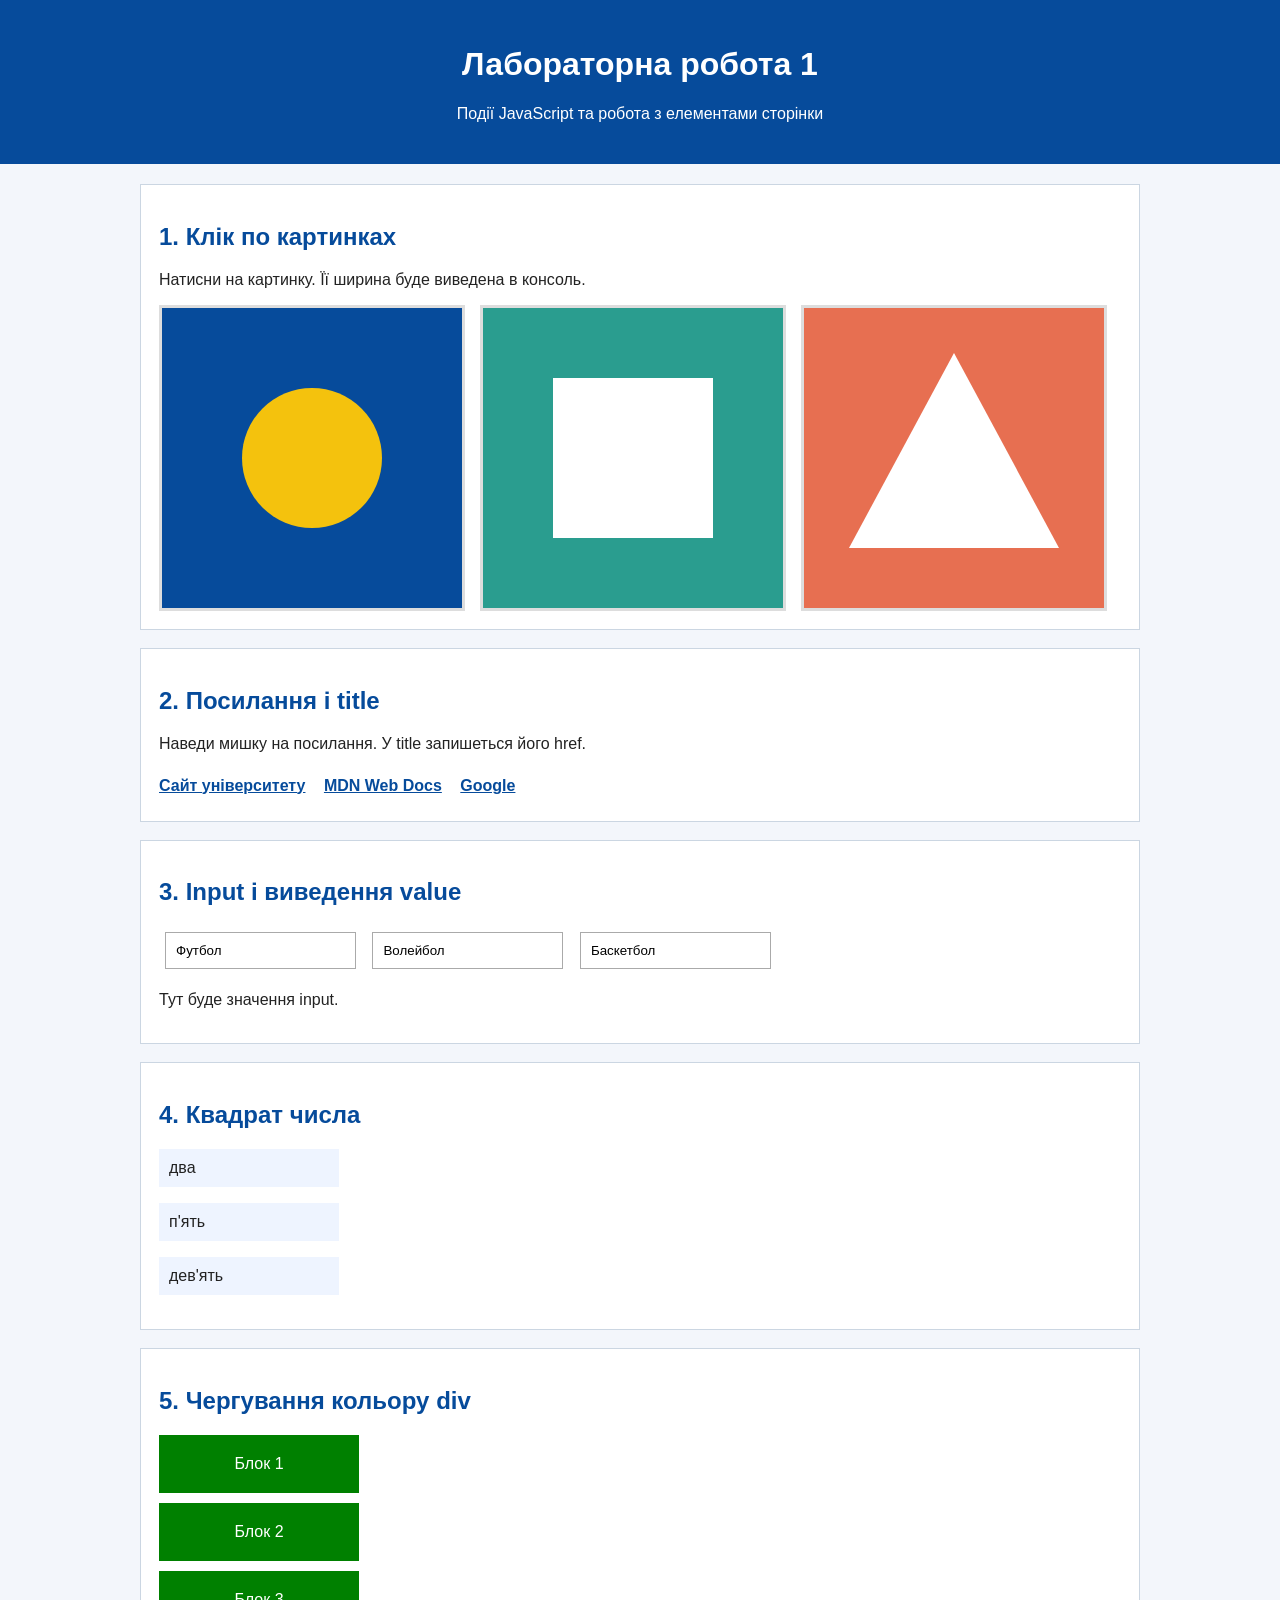
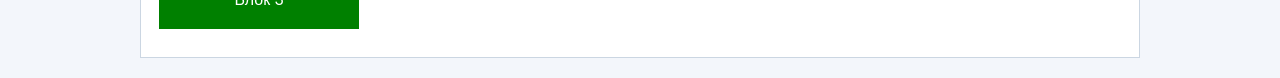
<file: labs/lab1_html/index.html>
<!DOCTYPE html>
<html lang="uk">
<head>
    <meta charset="UTF-8">
    <meta name="viewport" content="width=device-width, initial-scale=1.0">
    <title>Лабораторна 1</title>
    <link rel="stylesheet" href="style.css">
</head>
<body>
    <header>
        <h1>Лабораторна робота 1</h1>
        <p>Події JavaScript та робота з елементами сторінки</p>
    </header>

    <main>
        <section class="block">
            <h2>1. Клік по картинках</h2>
            <p>Натисни на картинку. Її ширина буде виведена в консоль.</p>
            <div class="pictures">
                <img class="pic" width="300" height="300" alt="Малюнок 1" src="data:image/svg+xml,%3Csvg xmlns='http://www.w3.org/2000/svg' width='300' height='300'%3E%3Crect width='300' height='300' fill='%23064b9b'/%3E%3Ccircle cx='150' cy='150' r='70' fill='%23f4c20d'/%3E%3C/svg%3E">
                <img class="pic" width="300" height="300" alt="Малюнок 2" src="data:image/svg+xml,%3Csvg xmlns='http://www.w3.org/2000/svg' width='300' height='300'%3E%3Crect width='300' height='300' fill='%232a9d8f'/%3E%3Crect x='70' y='70' width='160' height='160' fill='%23ffffff'/%3E%3C/svg%3E">
                <img class="pic" width="300" height="300" alt="Малюнок 3" src="data:image/svg+xml,%3Csvg xmlns='http://www.w3.org/2000/svg' width='300' height='300'%3E%3Crect width='300' height='300' fill='%23e76f51'/%3E%3Cpolygon points='150,45 255,240 45,240' fill='%23ffffff'/%3E%3C/svg%3E">
            </div>
        </section>

        <section class="block">
            <h2>2. Посилання і title</h2>
            <p>Наведи мишку на посилання. У title запишеться його href.</p>
            <a class="link" href="https://nupp.edu.ua">Сайт університету</a>
            <a class="link" href="https://developer.mozilla.org">MDN Web Docs</a>
            <a class="link" href="https://www.google.com">Google</a>
        </section>

        <section class="block">
            <h2>3. Input і виведення value</h2>
            <input class="inputText" value="Футбол">
            <input class="inputText" value="Волейбол">
            <input class="inputText" value="Баскетбол">
            <p id="demo">Тут буде значення input.</p>
        </section>

        <section class="block">
            <h2>4. Квадрат числа</h2>
            <p class="number" data-num="2">два</p>
            <p class="number" data-num="5">п'ять</p>
            <p class="number" data-num="9">дев'ять</p>
        </section>

        <section class="block">
            <h2>5. Чергування кольору div</h2>
            <div class="colorBox">Блок 1</div>
            <div class="colorBox">Блок 2</div>
            <div class="colorBox">Блок 3</div>
        </section>
    </main>

    <script src="script.js"></script>
</body>
</html>
</file>
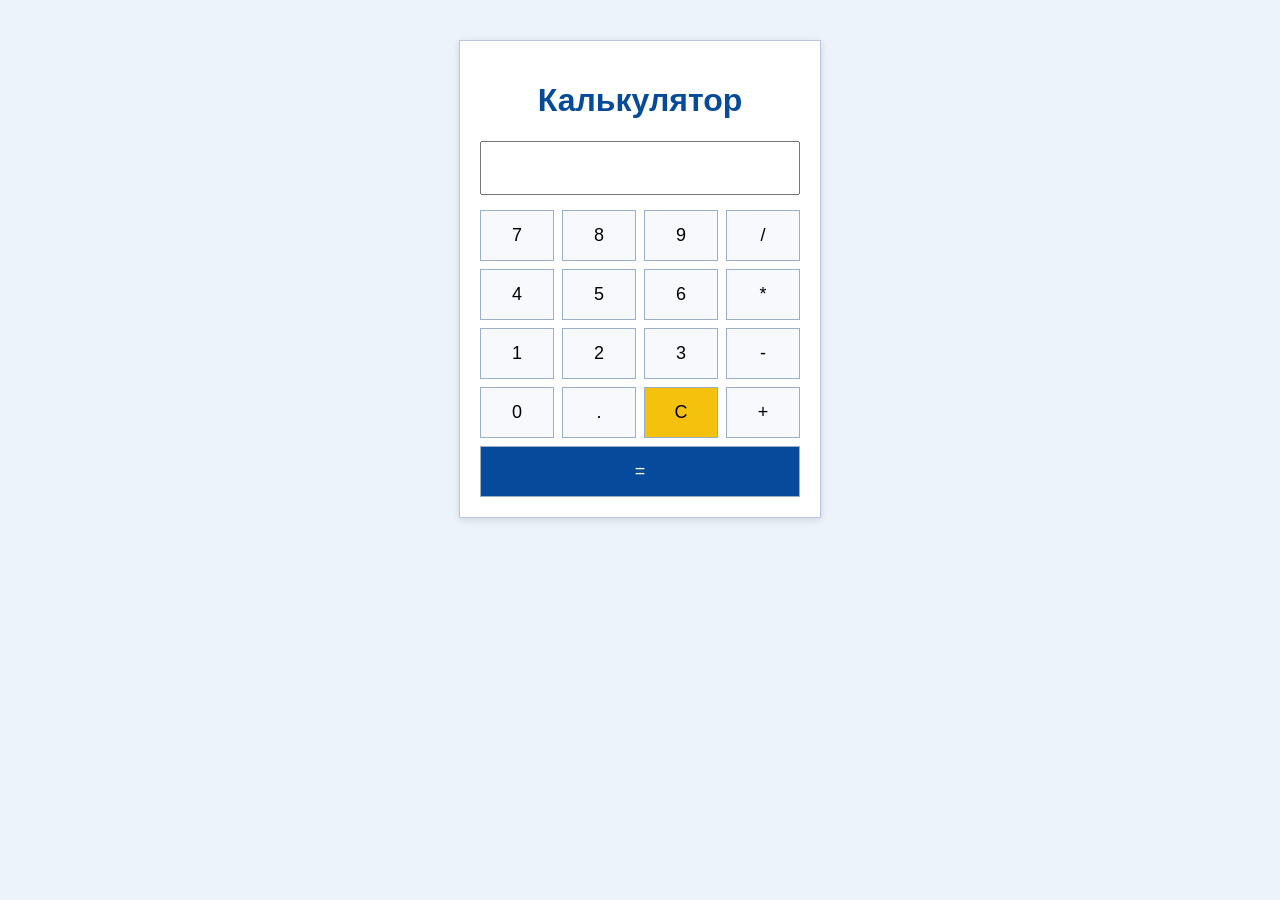
<file: labs/lab2_html/index.html>
<!DOCTYPE html>
<html lang="uk">
<head>
    <meta charset="UTF-8">
    <meta name="viewport" content="width=device-width, initial-scale=1.0">
    <title>Лабораторна 2</title>
    <link rel="stylesheet" href="style.css">
</head>
<body>
    <script src="script.js"></script>
</body>
</html>
</file>
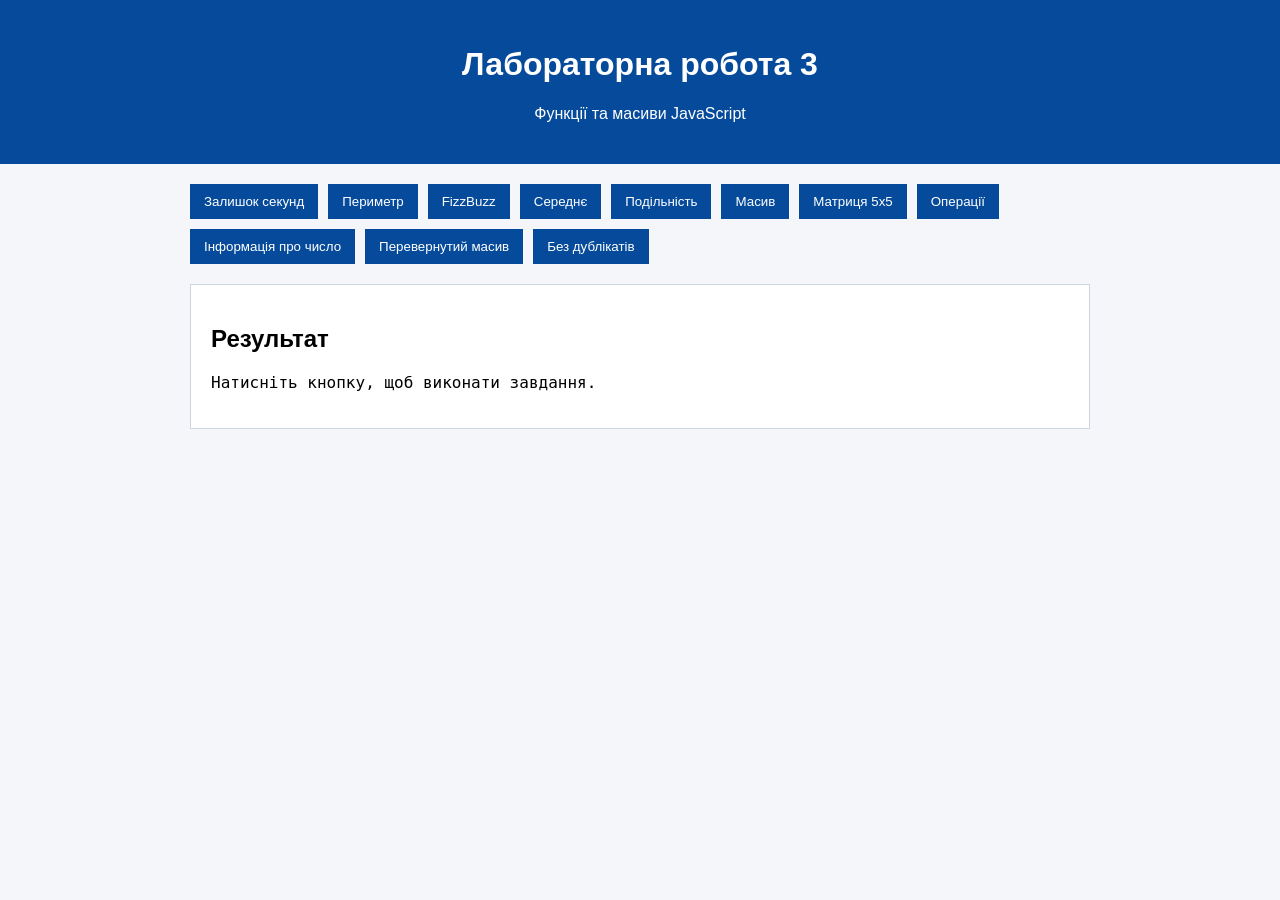
<file: labs/lab3_html/index.html>
<!DOCTYPE html>
<html lang="uk">
<head>
    <meta charset="UTF-8">
    <meta name="viewport" content="width=device-width, initial-scale=1.0">
    <title>Лабораторна 3</title>
    <link rel="stylesheet" href="style.css">
</head>
<body>
    <header>
        <h1>Лабораторна робота 3</h1>
        <p>Функції та масиви JavaScript</p>
    </header>

    <main>
        <div class="panel">
            <button onclick="taskSeconds()">Залишок секунд</button>
            <button onclick="taskPerimeter()">Периметр</button>
            <button onclick="taskFizz()">FizzBuzz</button>
            <button onclick="taskAverage()">Середнє</button>
            <button onclick="taskDivisible()">Подільність</button>
            <button onclick="taskArray()">Масив</button>
            <button onclick="taskMatrix()">Матриця 5x5</button>
            <button onclick="taskCalc()">Операції</button>
            <button onclick="taskNumberInfo()">Інформація про число</button>
            <button onclick="taskReverse()">Перевернутий масив</button>
            <button onclick="taskUnique()">Без дублікатів</button>
        </div>

        <section class="block">
            <h2>Результат</h2>
            <pre id="result">Натисніть кнопку, щоб виконати завдання.</pre>
        </section>
    </main>

    <script src="script.js"></script>
</body>
</html>
</file>
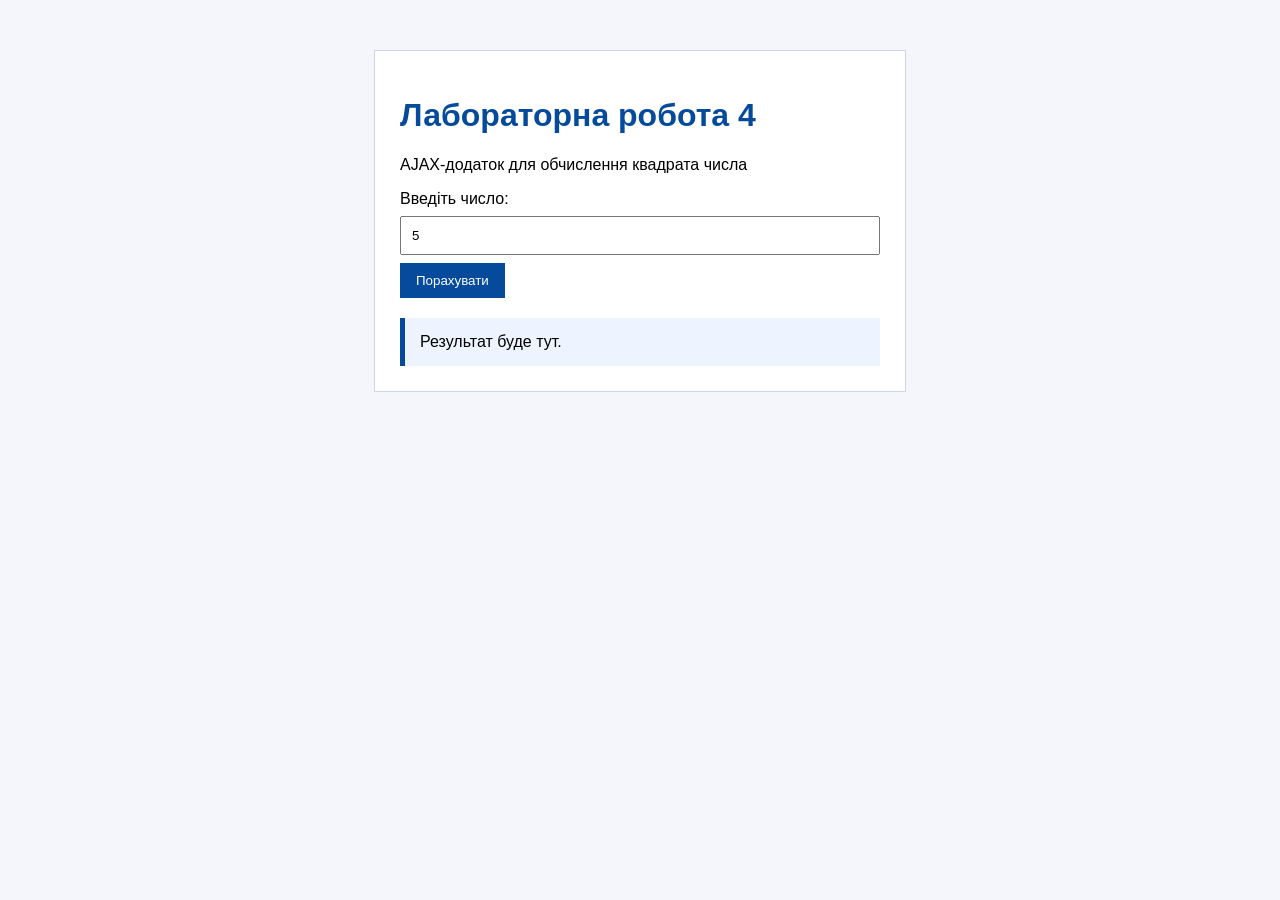
<file: labs/lab4_html/index.html>
<!DOCTYPE html>
<html lang="uk">
<head>
    <meta charset="UTF-8">
    <meta name="viewport" content="width=device-width, initial-scale=1.0">
    <title>Лабораторна 4</title>
    <link rel="stylesheet" href="style.css">
</head>
<body>
    <main class="box">
        <h1>Лабораторна робота 4</h1>
        <p>AJAX-додаток для обчислення квадрата числа</p>

        <label for="number">Введіть число:</label>
        <input type="number" id="number" value="5">

        <button id="btn">Порахувати</button>

        <div id="result">Результат буде тут.</div>
    </main>

    <script src="script.js"></script>
</body>
</html>
</file>
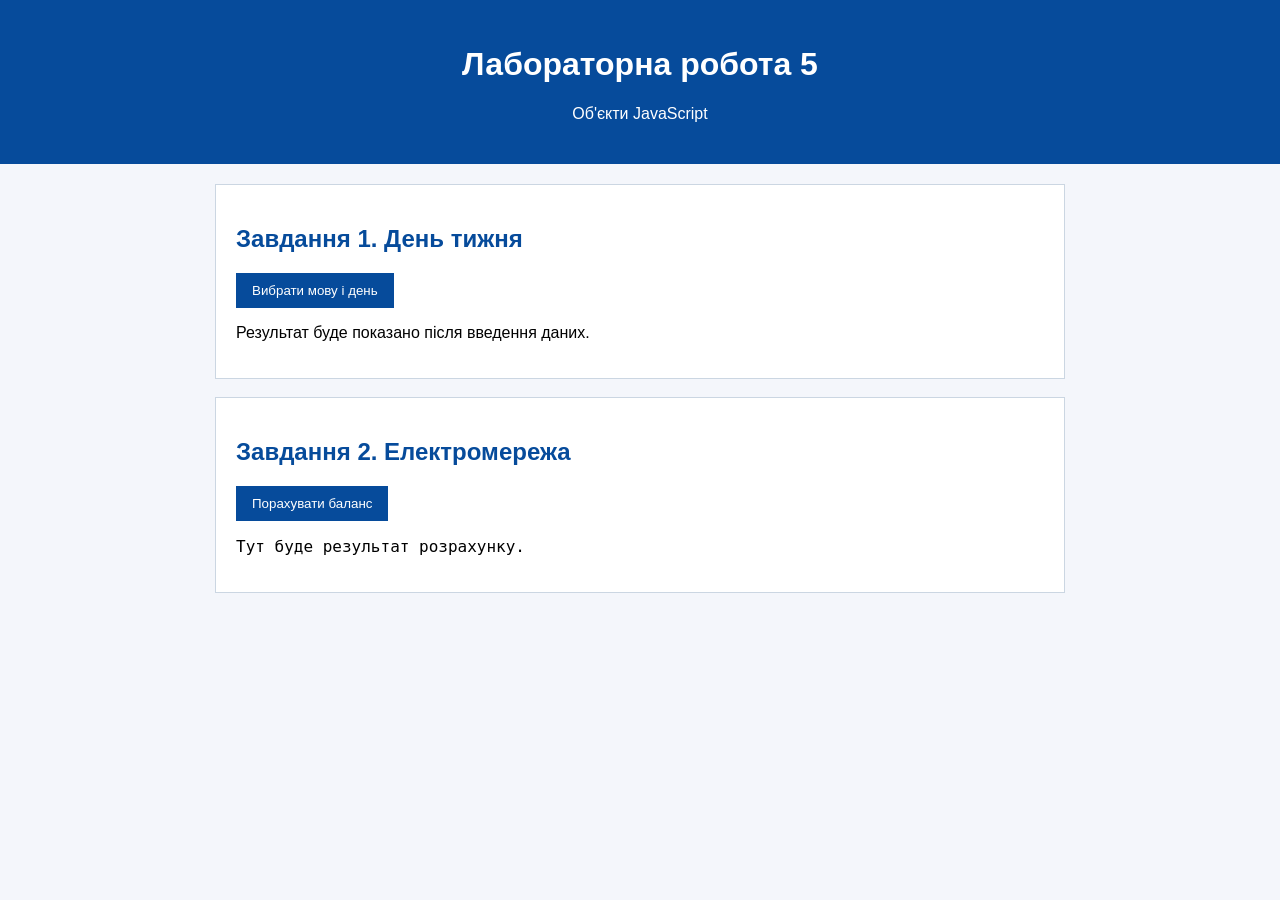
<file: labs/lab5_html/index.html>
<!DOCTYPE html>
<html lang="uk">
<head>
    <meta charset="UTF-8">
    <meta name="viewport" content="width=device-width, initial-scale=1.0">
    <title>Лабораторна 5</title>
    <link rel="stylesheet" href="style.css">
</head>
<body>
    <header>
        <h1>Лабораторна робота 5</h1>
        <p>Об'єкти JavaScript</p>
    </header>

    <main>
        <section class="block">
            <h2>Завдання 1. День тижня</h2>
            <button id="dayBtn">Вибрати мову і день</button>
            <p id="dayText">Результат буде показано після введення даних.</p>
        </section>

        <section class="block">
            <h2>Завдання 2. Електромережа</h2>
            <button id="energyBtn">Порахувати баланс</button>
            <pre id="energyText">Тут буде результат розрахунку.</pre>
        </section>
    </main>

    <script src="script.js"></script>
</body>
</html>
</file>
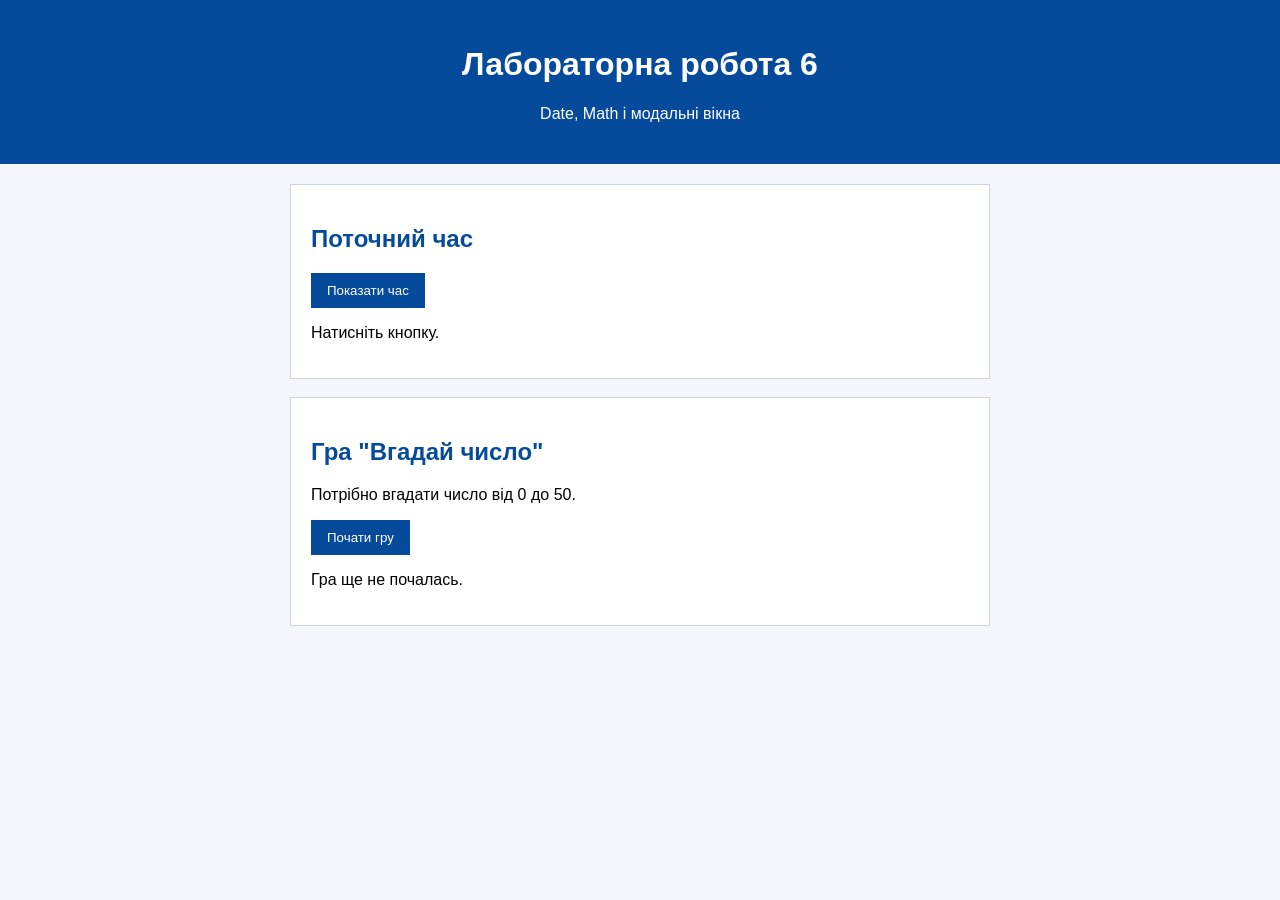
<file: labs/lab6_html/index.html>
<!DOCTYPE html>
<html lang="uk">
<head>
    <meta charset="UTF-8">
    <meta name="viewport" content="width=device-width, initial-scale=1.0">
    <title>Лабораторна 6</title>
    <link rel="stylesheet" href="style.css">
</head>
<body>
    <header>
        <h1>Лабораторна робота 6</h1>
        <p>Date, Math і модальні вікна</p>
    </header>

    <main>
        <section class="block">
            <h2>Поточний час</h2>
            <button id="timeBtn">Показати час</button>
            <p id="timeText">Натисніть кнопку.</p>
        </section>

        <section class="block">
            <h2>Гра "Вгадай число"</h2>
            <p>Потрібно вгадати число від 0 до 50.</p>
            <button id="gameBtn">Почати гру</button>
            <p id="gameText">Гра ще не почалась.</p>
        </section>
    </main>

    <script src="script.js"></script>
</body>
</html>
</file>
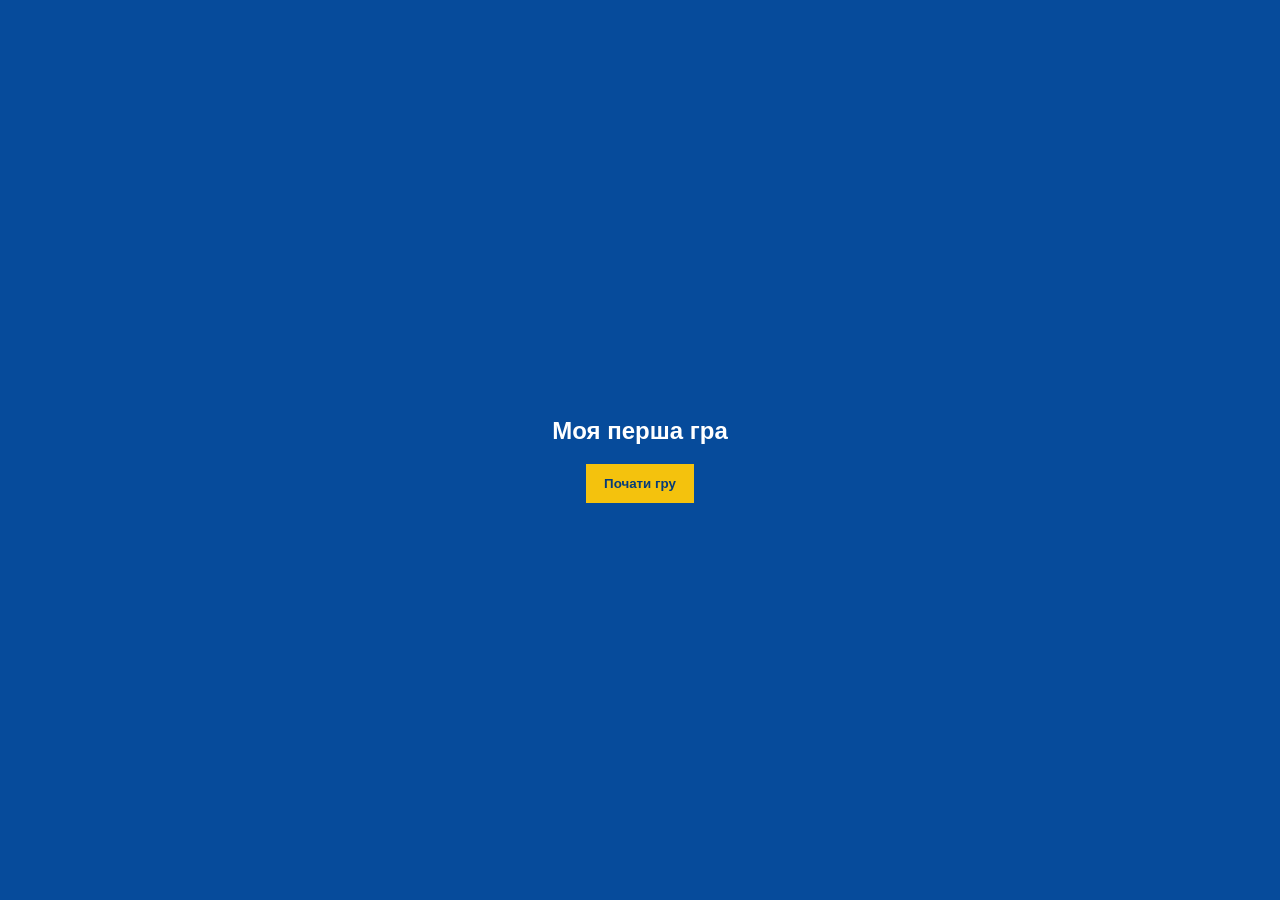
<file: labs/lab7_html/index.html>
<!DOCTYPE html>
<html lang="uk">
<head>
    <meta charset="UTF-8">
    <meta name="viewport" content="width=device-width, initial-scale=1.0">
    <title>Лабораторна 7</title>
    <link rel="stylesheet" href="style.css">
</head>
<body>
    <section id="startPage" class="center">
        <h1>Моя перша гра</h1>
        <button id="startBtn">Почати гру</button>
    </section>

    <section id="gamePage" class="game hidden">
        <h1>Назва гри</h1>
        <div class="top">
            <p>Залишилось: <span id="time">60</span> с.</p>
            <button id="restartBtn">Почати з початку</button>
        </div>

        <div id="field" class="field"></div>

        <h2>Статистика</h2>
        <table>
            <thead>
                <tr>
                    <th>Назва гри</th>
                    <th>Час</th>
                </tr>
            </thead>
            <tbody id="tableBody"></tbody>
        </table>
    </section>

    <script src="script.js"></script>
</body>
</html>
</file>
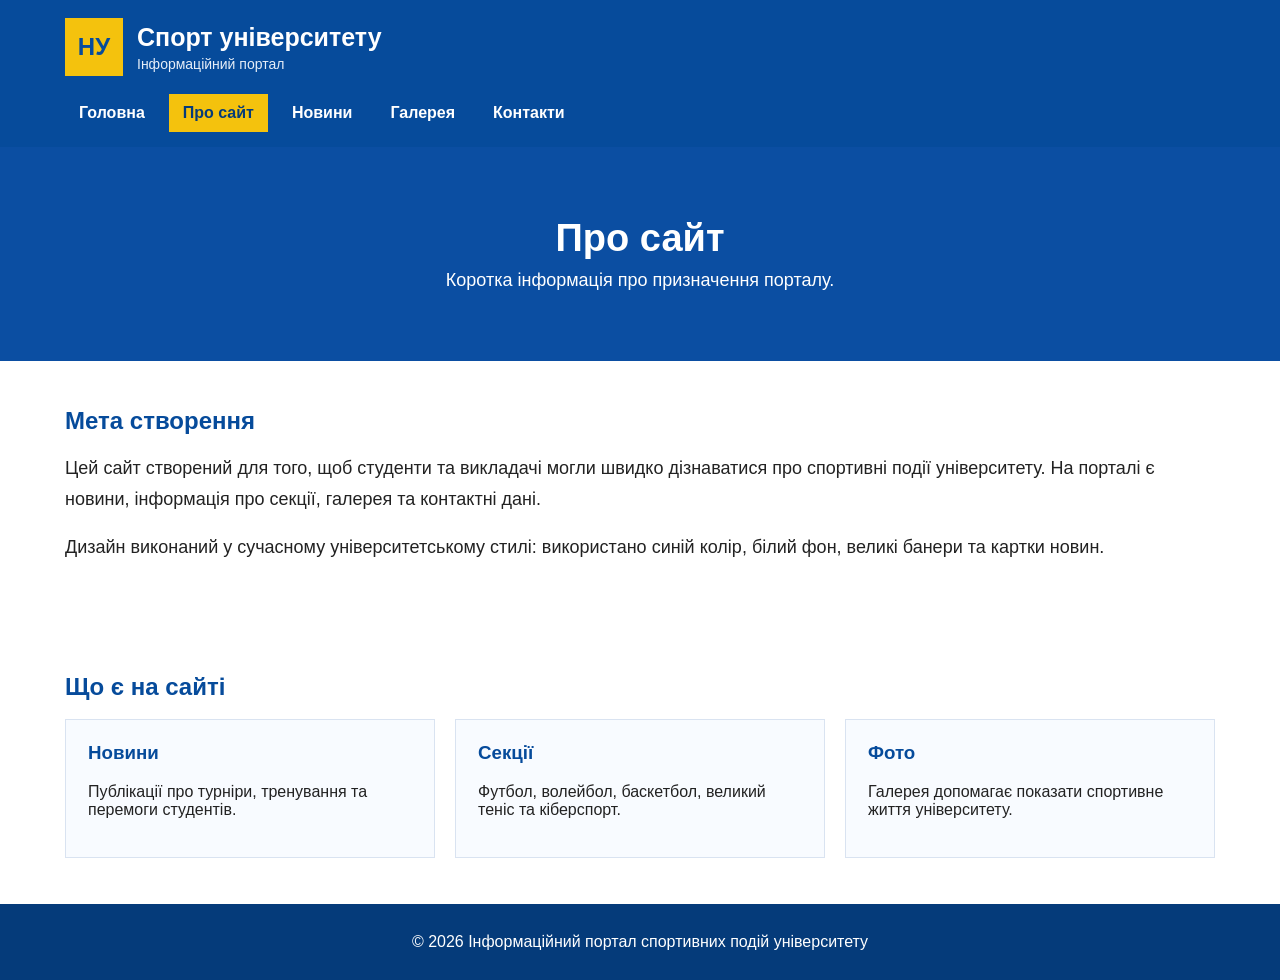
<file: project/about.html>
<!DOCTYPE html>
<html lang="uk">
<head>
    <meta charset="UTF-8">
    <meta name="viewport" content="width=device-width, initial-scale=1.0">
    <title>Про сайт</title>
    <link rel="stylesheet" href="css/style.css">
</head>
<body>
    <header class="header">
        <div class="top-line">
            <div class="logo">
                <span class="logo-box">НУ</span>
                <div>
                    <h1>Спорт університету</h1>
                    <p>Інформаційний портал</p>
                </div>
            </div>
            <button class="menu-btn" id="menuBtn">Меню</button>
        </div>
        <nav class="menu" id="menu">
            <a href="index.html">Головна</a>
            <a href="about.html" class="active">Про сайт</a>
            <a href="news.html">Новини</a>
            <a href="gallery.html">Галерея</a>
            <a href="contacts.html">Контакти</a>
        </nav>
    </header>

    <main>
        <section class="page-banner">
            <h2>Про сайт</h2>
            <p>Коротка інформація про призначення порталу.</p>
        </section>

        <section class="block text-block">
            <h2>Мета створення</h2>
            <p>
                Цей сайт створений для того, щоб студенти та викладачі могли швидко
                дізнаватися про спортивні події університету. На порталі є новини,
                інформація про секції, галерея та контактні дані.
            </p>
            <p>
                Дизайн виконаний у сучасному університетському стилі: використано
                синій колір, білий фон, великі банери та картки новин.
            </p>
        </section>

        <section class="block">
            <h2>Що є на сайті</h2>
            <div class="info-grid">
                <div class="box">
                    <h3>Новини</h3>
                    <p>Публікації про турніри, тренування та перемоги студентів.</p>
                </div>
                <div class="box">
                    <h3>Секції</h3>
                    <p>Футбол, волейбол, баскетбол, великий теніс та кіберспорт.</p>
                </div>
                <div class="box">
                    <h3>Фото</h3>
                    <p>Галерея допомагає показати спортивне життя університету.</p>
                </div>
            </div>
        </section>
    </main>

    <footer class="footer">
        <p>© 2026 Інформаційний портал спортивних подій університету</p>
    </footer>

    <script src="js/main.js"></script>
</body>
</html>

<!--
Пояснення: файл about.html описує тему, мету та основні розділи сайту.
Сторінка є статичною і використовує спільні стилі з css/style.css.
-->
</file>
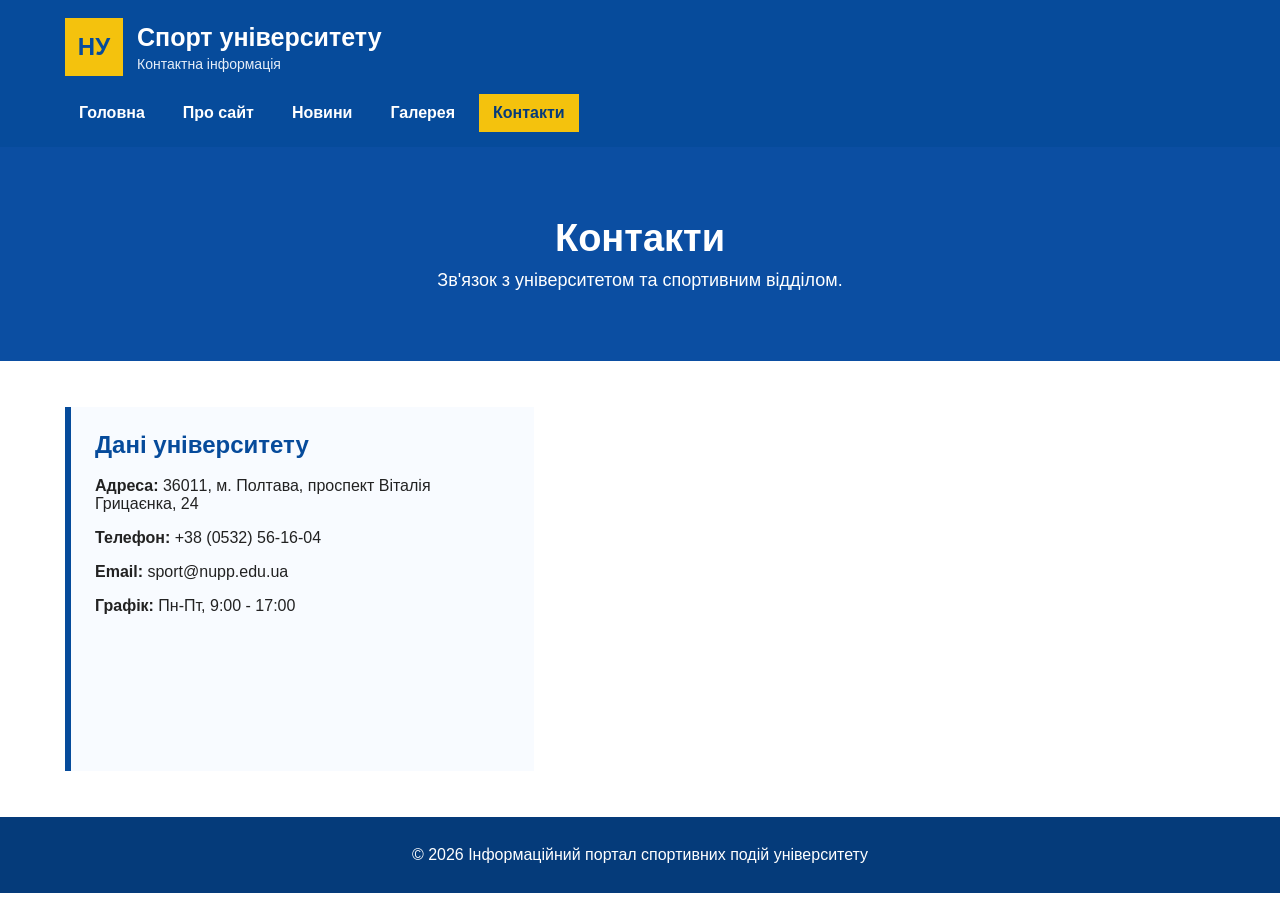
<file: project/contacts.html>
<!DOCTYPE html>
<html lang="uk">
<head>
    <meta charset="UTF-8">
    <meta name="viewport" content="width=device-width, initial-scale=1.0">
    <title>Контакти</title>
    <link rel="stylesheet" href="css/style.css">
</head>
<body>
    <header class="header">
        <div class="top-line">
            <div class="logo">
                <span class="logo-box">НУ</span>
                <div>
                    <h1>Спорт університету</h1>
                    <p>Контактна інформація</p>
                </div>
            </div>
            <button class="menu-btn" id="menuBtn">Меню</button>
        </div>
        <nav class="menu" id="menu">
            <a href="index.html">Головна</a>
            <a href="about.html">Про сайт</a>
            <a href="news.html">Новини</a>
            <a href="gallery.html">Галерея</a>
            <a href="contacts.html" class="active">Контакти</a>
        </nav>
    </header>

    <main>
        <section class="page-banner">
            <h2>Контакти</h2>
            <p>Зв'язок з університетом та спортивним відділом.</p>
        </section>

        <section class="block contact-grid">
            <div class="contact-box">
                <h2>Дані університету</h2>
                <p><b>Адреса:</b> 36011, м. Полтава, проспект Віталія Грицаєнка, 24</p>
                <p><b>Телефон:</b> +38 (0532) 56-16-04</p>
                <p><b>Email:</b> sport@nupp.edu.ua</p>
                <p><b>Графік:</b> Пн-Пт, 9:00 - 17:00</p>
            </div>
            <div class="map">
                <iframe
                    src="https://www.google.com/maps?q=National%20University%20Yuri%20Kondratyuk%20Poltava%20Polytechnic&output=embed"
                    loading="lazy"
                    referrerpolicy="no-referrer-when-downgrade"
                    title="Карта університету">
                </iframe>
            </div>
        </section>
    </main>

    <footer class="footer">
        <p>© 2026 Інформаційний портал спортивних подій університету</p>
    </footer>

    <script src="js/main.js"></script>
</body>
</html>
</file>
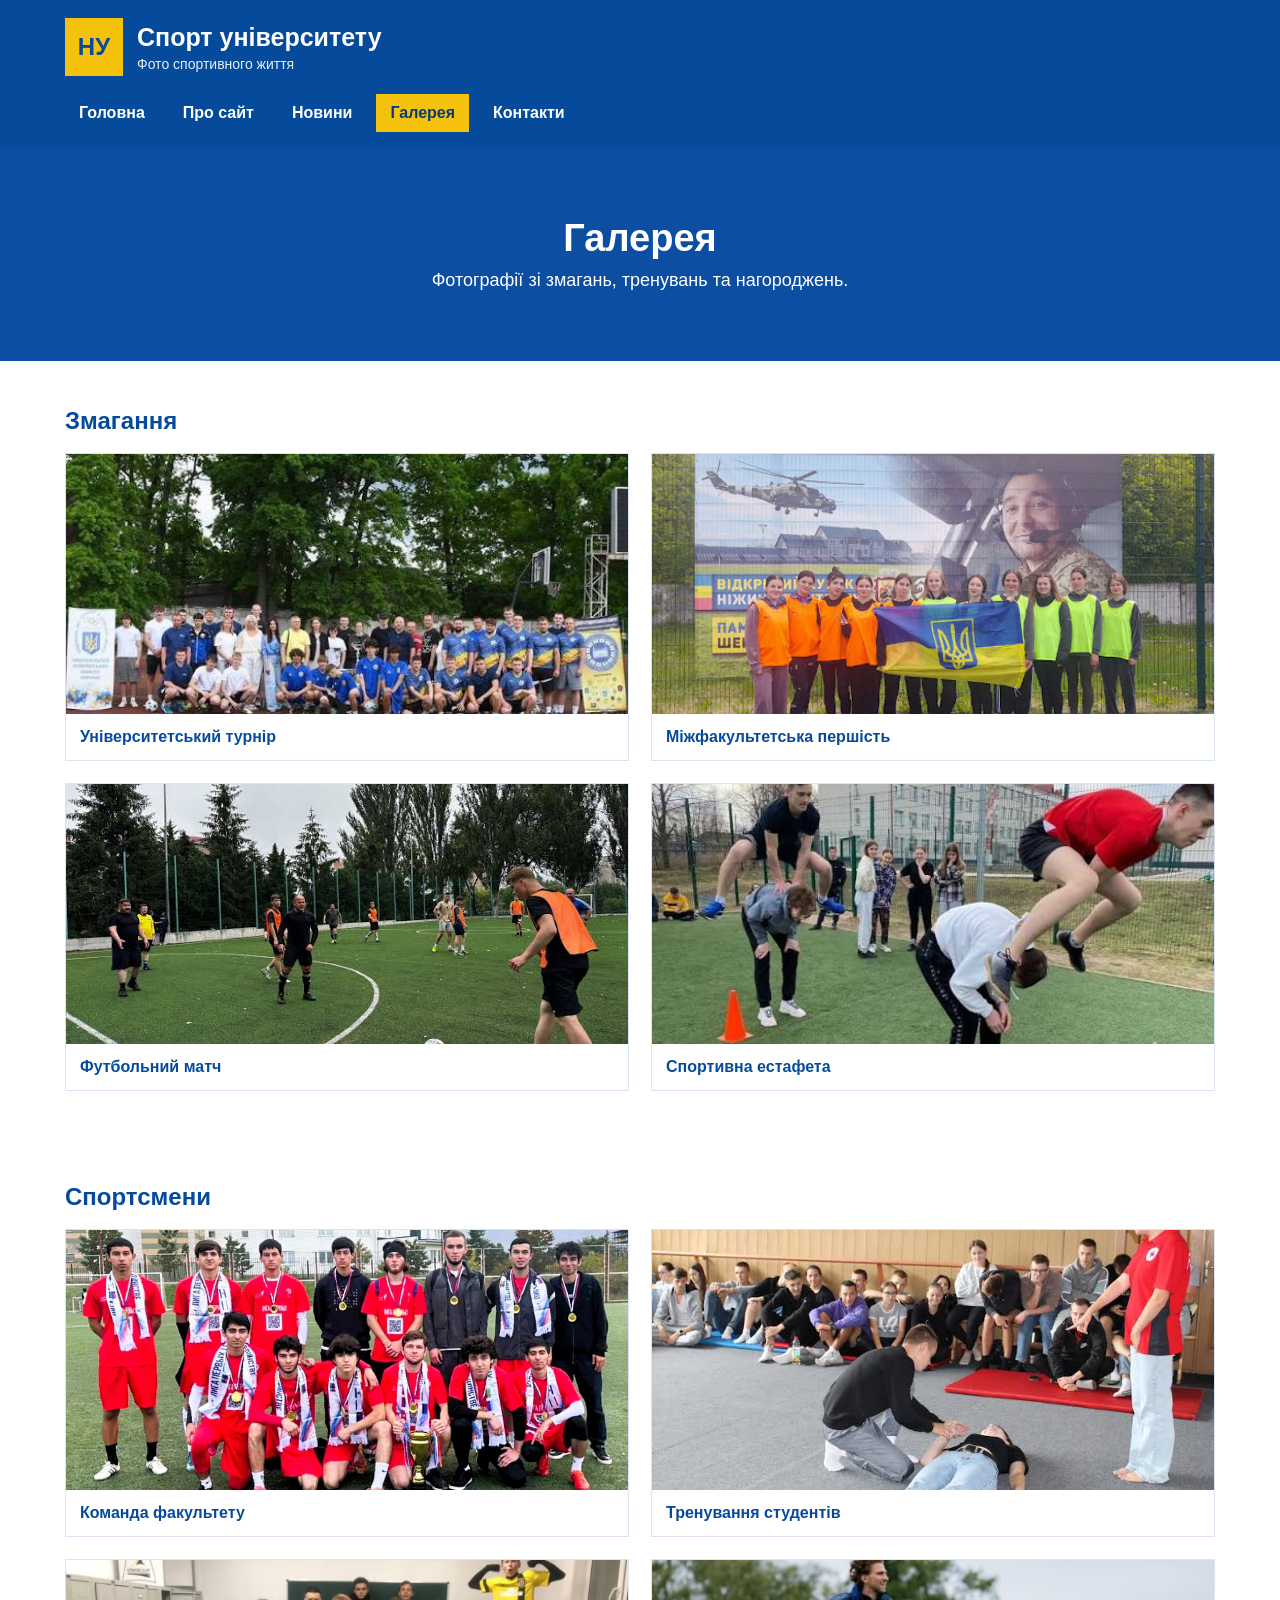
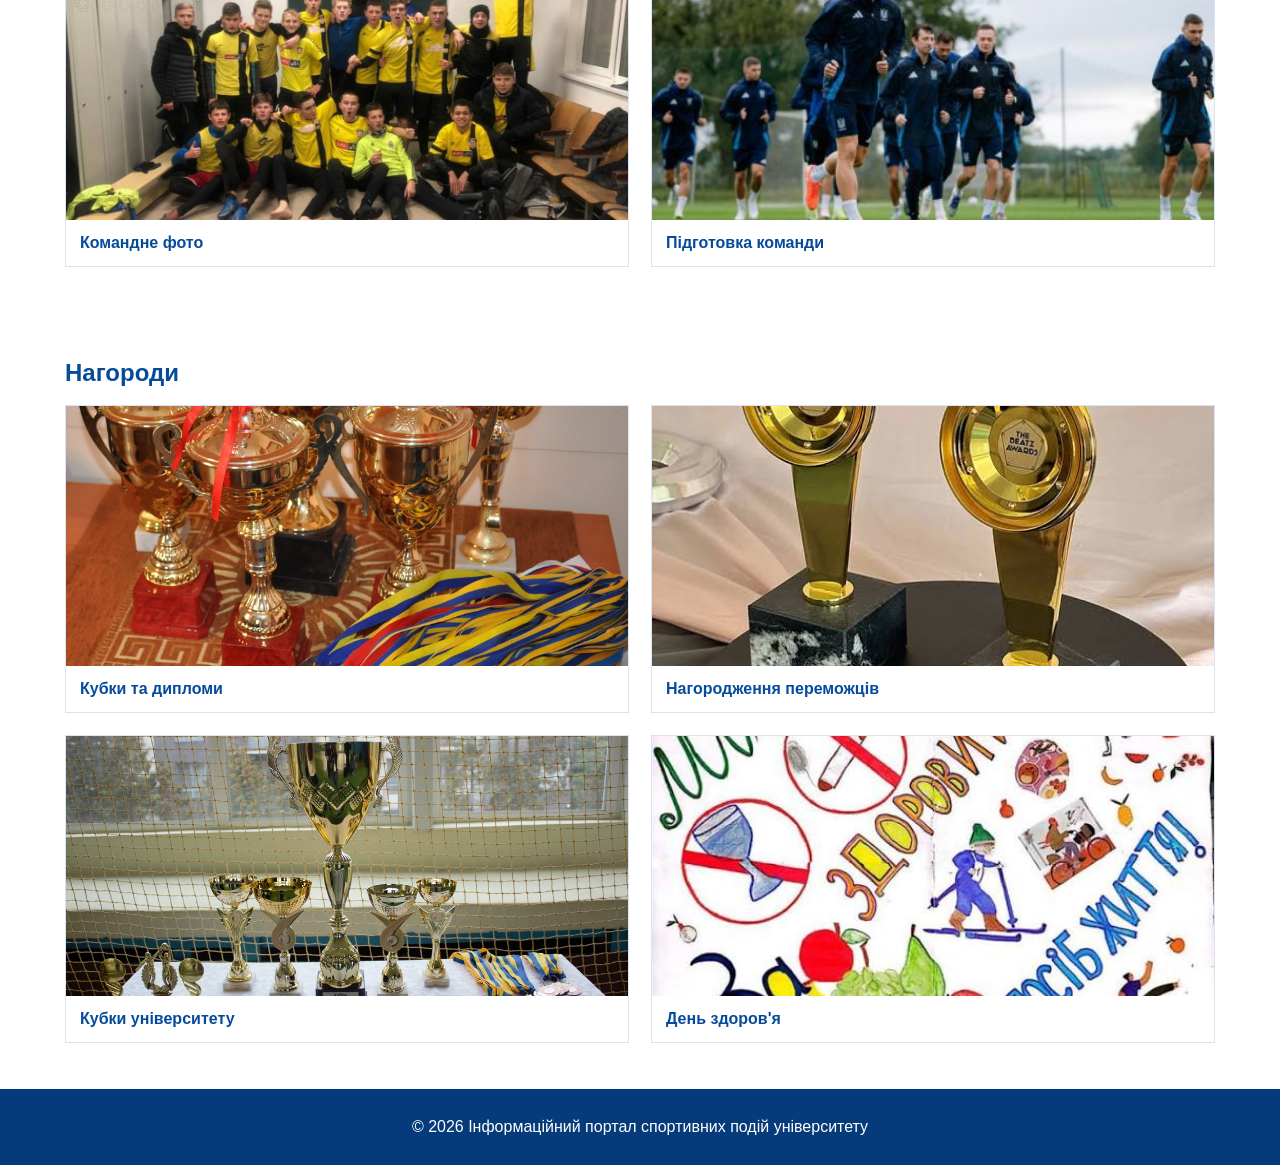
<file: project/gallery.html>
<!DOCTYPE html>
<html lang="uk">
<head>
    <meta charset="UTF-8">
    <meta name="viewport" content="width=device-width, initial-scale=1.0">
    <title>Галерея</title>
    <link rel="stylesheet" href="css/style.css">
</head>
<body>
    <header class="header">
        <div class="top-line">
            <div class="logo">
                <span class="logo-box">НУ</span>
                <div>
                    <h1>Спорт університету</h1>
                    <p>Фото спортивного життя</p>
                </div>
            </div>
            <button class="menu-btn" id="menuBtn">Меню</button>
        </div>
        <nav class="menu" id="menu">
            <a href="index.html">Головна</a>
            <a href="about.html">Про сайт</a>
            <a href="news.html">Новини</a>
            <a href="gallery.html" class="active">Галерея</a>
            <a href="contacts.html">Контакти</a>
        </nav>
    </header>

    <main>
        <section class="page-banner">
            <h2>Галерея</h2>
            <p>Фотографії зі змагань, тренувань та нагороджень.</p>
        </section>

        <section class="block">
            <h2>Змагання</h2>
            <div class="galery">
                <div class="galery-item">
                    <img src="img/gallery/competitions1.png" alt="Змагання">
                    <p>Університетський турнір</p>
                </div>
                <div class="galery-item">
                    <img src="img/gallery/competitions2.png" alt="Змагання">
                    <p>Міжфакультетська першість</p>
                </div>
                <div class="galery-item">
                    <img src="img/photos/photo1.png" alt="Футбольний матч">
                    <p>Футбольний матч</p>
                </div>
                <div class="galery-item">
                    <img src="img/photos/photo9.png" alt="Естафета">
                    <p>Спортивна естафета</p>
                </div>
            </div>
        </section>

        <section class="block">
            <h2>Спортсмени</h2>
            <div class="galery">
                <div class="galery-item">
                    <img src="img/gallery/sportsmen1.png" alt="Спортсмени">
                    <p>Команда факультету</p>
                </div>
                <div class="galery-item">
                    <img src="img/gallery/sportsmen2.png" alt="Спортсмени">
                    <p>Тренування студентів</p>
                </div>
                <div class="galery-item">
                    <img src="img/photos/photo8.png" alt="Командне фото">
                    <p>Командне фото</p>
                </div>
                <div class="galery-item">
                    <img src="img/photos/photo10.png" alt="Тренажерна зала">
                    <p>Підготовка команди</p>
                </div>
            </div>
        </section>

        <section class="block">
            <h2>Нагороди</h2>
            <div class="galery">
                <div class="galery-item">
                    <img src="img/gallery/awards1.png" alt="Нагороди">
                    <p>Кубки та дипломи</p>
                </div>
                <div class="galery-item">
                    <img src="img/gallery/awards2.png" alt="Нагороди">
                    <p>Нагородження переможців</p>
                </div>
                <div class="galery-item">
                    <img src="img/photos/photo6.png" alt="Кубки">
                    <p>Кубки університету</p>
                </div>
                <div class="galery-item">
                    <img src="img/photos/photo7.png" alt="День здоровя">
                    <p>День здоров'я</p>
                </div>
            </div>
        </section>
    </main>

    <footer class="footer">
        <p>© 2026 Інформаційний портал спортивних подій університету</p>
    </footer>

    <script src="js/main.js"></script>
</body>
</html>

<!--
Пояснення: файл gallery.html містить галерею з трьома категоріями.
Зображення зберігаються у папках img/gallery та img/photos.
-->
</file>
<file: labs/lab1_html/style.css>
body {
    margin: 0;
    font-family: Arial, sans-serif;
    background: #f3f6fb;
    color: #222;
}

header {
    background: #064b9b;
    color: white;
    padding: 25px;
    text-align: center;
}

main {
    max-width: 1000px;
    margin: 20px auto;
    padding: 0 15px;
}

.block {
    background: white;
    border: 1px solid #cbd6e2;
    padding: 18px;
    margin-bottom: 18px;
}

h2 {
    color: #064b9b;
}

.pictures {
    display: flex;
    gap: 15px;
    flex-wrap: wrap;
}

.pic {
    border: 3px solid #ddd;
    cursor: pointer;
}

.link {
    display: inline-block;
    margin: 8px 14px 8px 0;
    color: #064b9b;
    font-weight: bold;
}

input {
    padding: 10px;
    margin: 6px;
    border: 1px solid #aaa;
}

.number {
    cursor: pointer;
    padding: 10px;
    background: #eef4ff;
    width: 160px;
}

.colorBox {
    width: 160px;
    padding: 20px;
    margin: 10px 0;
    background: green;
    color: white;
    cursor: pointer;
    text-align: center;
}
</file>
<file: labs/lab2_html/style.css>
body {
    margin: 0;
    font-family: Arial, sans-serif;
    background: #edf3fb;
}
</file>
<file: labs/lab3_html/style.css>
body {
    margin: 0;
    font-family: Arial, sans-serif;
    background: #f4f6fa;
}

header {
    background: #064b9b;
    color: white;
    text-align: center;
    padding: 25px;
}

main {
    max-width: 900px;
    margin: 20px auto;
    padding: 0 15px;
}

.panel {
    display: flex;
    flex-wrap: wrap;
    gap: 10px;
    margin-bottom: 20px;
}

button {
    padding: 10px 14px;
    border: 0;
    background: #064b9b;
    color: white;
    cursor: pointer;
}

button:hover {
    background: #053b7a;
}

.block {
    background: white;
    border: 1px solid #cbd6e2;
    padding: 20px;
}

pre {
    white-space: pre-wrap;
    font-size: 16px;
}
</file>
<file: labs/lab4_html/style.css>
body {
    margin: 0;
    font-family: Arial, sans-serif;
    background: #f4f6fb;
}

.box {
    max-width: 480px;
    margin: 50px auto;
    background: white;
    border: 1px solid #cbd6e2;
    padding: 25px;
}

h1 {
    color: #064b9b;
}

label {
    display: block;
    margin-top: 15px;
}

input {
    width: 100%;
    padding: 10px;
    margin: 8px 0;
    box-sizing: border-box;
}

button {
    background: #064b9b;
    color: white;
    border: 0;
    padding: 10px 16px;
    cursor: pointer;
}

#result {
    margin-top: 20px;
    padding: 15px;
    background: #eef4ff;
    border-left: 5px solid #064b9b;
}
</file>
<file: labs/lab5_html/style.css>
body {
    margin: 0;
    font-family: Arial, sans-serif;
    background: #f4f6fb;
}

header {
    background: #064b9b;
    color: white;
    text-align: center;
    padding: 25px;
}

main {
    max-width: 850px;
    margin: 20px auto;
    padding: 0 15px;
}

.block {
    background: white;
    border: 1px solid #cbd6e2;
    padding: 20px;
    margin-bottom: 18px;
}

h2 {
    color: #064b9b;
}

button {
    background: #064b9b;
    color: white;
    border: 0;
    padding: 10px 16px;
    cursor: pointer;
}

pre {
    white-space: pre-wrap;
    font-size: 16px;
}
</file>
<file: labs/lab6_html/style.css>
body {
    margin: 0;
    font-family: Arial, sans-serif;
    background: #f4f6fb;
}

header {
    background: #064b9b;
    color: white;
    text-align: center;
    padding: 25px;
}

main {
    max-width: 700px;
    margin: 20px auto;
    padding: 0 15px;
}

.block {
    background: white;
    border: 1px solid #cbd6e2;
    padding: 20px;
    margin-bottom: 18px;
}

h2 {
    color: #064b9b;
}

button {
    background: #064b9b;
    color: white;
    border: 0;
    padding: 10px 16px;
    cursor: pointer;
}
</file>
<file: labs/lab7_html/style.css>
body {
    margin: 0;
    font-family: Arial, sans-serif;
    background: #f4f6fb;
}

.center {
    min-height: 100vh;
    display: flex;
    flex-direction: column;
    justify-content: center;
    align-items: center;
    background: #064b9b;
    color: white;
}

button {
    background: #f4c20d;
    color: #053b7a;
    border: 0;
    padding: 12px 18px;
    cursor: pointer;
    font-weight: bold;
}

.hidden {
    display: none;
}

.game {
    max-width: 850px;
    margin: 25px auto;
    padding: 0 15px;
}

.game h1 {
    text-align: center;
    color: #064b9b;
}

.top {
    display: flex;
    justify-content: space-between;
    align-items: center;
    background: white;
    border: 1px solid #cbd6e2;
    padding: 15px;
    margin-bottom: 20px;
}

.field {
    background: white;
    border: 1px solid #cbd6e2;
    min-height: 360px;
    padding: 20px;
    display: flex;
    flex-wrap: wrap;
    gap: 12px;
    align-items: center;
    justify-content: center;
}

.item {
    width: 58px;
    height: 58px;
    border-radius: 50%;
    border: 1px solid #aaa;
    display: flex;
    align-items: center;
    justify-content: center;
    cursor: pointer;
    background: #eef4ff;
}

.active {
    background: #f4c20d !important;
    color: #064b9b !important;
}

table {
    width: 100%;
    border-collapse: collapse;
    background: white;
}

td, th {
    border: 1px solid #cbd6e2;
    padding: 10px;
    text-align: center;
}

.best {
    background: #d9ffd9;
}

@media (max-width: 600px) {
    .top {
        display: block;
    }
}
</file>
<file: project/css/style.css>
* {
    box-sizing: border-box;
}

body {
    margin: 0;
    font-family: Arial, Helvetica, sans-serif;
    color: #222;
    background: #ffffff;
}

a {
    text-decoration: none;
}

img {
    max-width: 100%;
    display: block;
}

.header {
    background: #064b9b;
    color: white;
    box-shadow: 0 2px 8px rgba(0,0,0,0.18);
}

.top-line {
    max-width: 1180px;
    margin: 0 auto;
    padding: 18px 15px;
    display: flex;
    justify-content: space-between;
    align-items: center;
}

.logo {
    display: flex;
    gap: 14px;
    align-items: center;
}

.logo-box {
    background: #f4c20d;
    color: #064b9b;
    font-weight: bold;
    font-size: 24px;
    width: 58px;
    height: 58px;
    display: flex;
    align-items: center;
    justify-content: center;
}

.logo h1 {
    margin: 0;
    font-size: 25px;
}

.logo p {
    margin: 4px 0 0;
    font-size: 14px;
    color: #e6eef8;
}

.menu {
    max-width: 1180px;
    margin: 0 auto;
    display: flex;
    padding: 0 15px 15px;
    gap: 10px;
}

.menu a {
    color: white;
    padding: 10px 14px;
    font-weight: bold;
}

.menu a:hover,
.menu a.active {
    background: #f4c20d;
    color: #053b7a;
}

.menu-btn {
    display: none;
    border: 1px solid white;
    color: white;
    background: transparent;
    padding: 9px 13px;
    cursor: pointer;
}

.slider {
    position: relative;
    height: 430px;
    overflow: hidden;
    background: #0b4ea2;
}

.slide {
    display: none;
    height: 430px;
    position: relative;
}

.slide.show {
    display: block;
}

.slide img {
    width: 100%;
    height: 430px;
    object-fit: cover;
}

.slide:after {
    content: "";
    position: absolute;
    left: 0;
    top: 0;
    right: 0;
    bottom: 0;
    background: rgba(0,35,85,0.38);
}

.slide-text {
    position: absolute;
    z-index: 2;
    left: 8%;
    bottom: 55px;
    color: white;
    max-width: 680px;
}

.slide-text h2 {
    font-size: 42px;
    margin: 0 0 12px;
}

.slide-text p {
    font-size: 20px;
    margin: 0;
}

.block {
    max-width: 1180px;
    margin: 0 auto;
    padding: 46px 15px;
}

.section-title {
    display: flex;
    justify-content: space-between;
    align-items: center;
    margin-bottom: 20px;
}

.section-title h2,
.block h2 {
    color: #064b9b;
    margin: 0 0 18px;
}

.section-title a {
    color: #064b9b;
    font-weight: bold;
}

.news {
    display: grid;
    grid-template-columns: repeat(3, 1fr);
    gap: 22px;
}

.news-card {
    border: 1px solid #d9e3f1;
    background: white;
    box-shadow: 0 2px 7px rgba(0,0,0,0.08);
}

.news-card img {
    height: 190px;
    width: 100%;
    object-fit: cover;
}

.news-card .text {
    padding: 16px;
}

.news-card .date {
    color: #777;
    font-size: 14px;
    margin-bottom: 7px;
}

.news-card h3 {
    color: #064b9b;
    margin: 0 0 10px;
    font-size: 20px;
}

.news-card p {
    line-height: 1.5;
    margin: 0;
}

.blue-block {
    max-width: none;
    background: #064b9b;
    color: white;
}

.blue-block .section-title {
    max-width: 1180px;
    margin: 0 auto 20px;
    padding: 0 15px;
}

.section-title.light h2 {
    color: white;
}

.sport {
    max-width: 1180px;
    margin: 0 auto;
    padding: 0 15px;
    display: grid;
    grid-template-columns: repeat(5, 1fr);
    gap: 18px;
}

.sport-card {
    background: white;
    color: #222;
    border-bottom: 5px solid #f4c20d;
}

.sport-card img {
    height: 130px;
    width: 100%;
    object-fit: cover;
}

.sport-card h3 {
    color: #064b9b;
    margin: 12px;
}

.sport-card p {
    margin: 0 12px 15px;
    font-size: 14px;
}

.photo-line {
    display: grid;
    grid-template-columns: repeat(4, 1fr);
    gap: 18px;
}

.photo-card {
    position: relative;
    overflow: hidden;
    border: 1px solid #d9e3f1;
    background: #ffffff;
}

.photo-card img {
    height: 190px;
    width: 100%;
    object-fit: cover;
}

.photo-card p {
    margin: 0;
    padding: 12px;
    color: #064b9b;
    font-weight: bold;
}

.event-list {
    display: grid;
    grid-template-columns: repeat(2, 1fr);
    gap: 18px;
}

.event-card {
    display: flex;
    gap: 18px;
    align-items: center;
    border-left: 6px solid #f4c20d;
    background: #f8fbff;
    padding: 18px;
}

.event-date {
    background: #064b9b;
    color: white;
    padding: 13px;
    min-width: 105px;
    text-align: center;
    font-weight: bold;
}

.event-card h3 {
    margin: 0 0 6px;
    color: #064b9b;
}

.event-card p {
    margin: 0;
}

.page-banner {
    background: #0b4ea2;
    color: white;
    padding: 70px 15px;
    text-align: center;
}

.page-banner h2 {
    font-size: 38px;
    margin: 0 0 10px;
}

.page-banner p {
    margin: 0;
    font-size: 18px;
}

.text-block p {
    font-size: 18px;
    line-height: 1.7;
}

.info-grid {
    display: grid;
    grid-template-columns: repeat(3, 1fr);
    gap: 20px;
}

.box {
    border: 1px solid #d9e3f1;
    padding: 22px;
    background: #f8fbff;
}

.box h3 {
    color: #064b9b;
    margin-top: 0;
}

.galery {
    display: grid;
    grid-template-columns: repeat(2, 1fr);
    gap: 22px;
}

.galery-item {
    border: 1px solid #d9e3f1;
    background: white;
}

.galery-item img {
    width: 100%;
    height: 260px;
    object-fit: cover;
}

.galery-item p {
    padding: 14px;
    margin: 0;
    font-weight: bold;
    color: #064b9b;
}

.contact-grid {
    display: grid;
    grid-template-columns: 1fr 1.4fr;
    gap: 25px;
}

.contact-box {
    background: #f8fbff;
    border-left: 6px solid #064b9b;
    padding: 24px;
}

.map iframe {
    width: 100%;
    height: 360px;
    border: 0;
}

.footer {
    background: #053b7a;
    color: white;
    text-align: center;
    padding: 24px 15px;
}

.footer p {
    margin: 5px 0;
}

@media (max-width: 900px) {
    .news {
        grid-template-columns: repeat(2, 1fr);
    }

    .sport {
        grid-template-columns: repeat(2, 1fr);
    }

    .photo-line,
    .event-list {
        grid-template-columns: repeat(2, 1fr);
    }

    .info-grid,
    .contact-grid {
        grid-template-columns: 1fr;
    }
}

@media (max-width: 650px) {
    .top-line {
        align-items: flex-start;
    }

    .logo h1 {
        font-size: 19px;
    }

    .menu-btn {
        display: block;
    }

    .menu {
        display: none;
        flex-direction: column;
        padding-bottom: 15px;
    }

    .menu.open {
        display: flex;
    }

    .slider,
    .slide,
    .slide img {
        height: 350px;
    }

    .slide-text {
        left: 20px;
        right: 20px;
        bottom: 35px;
    }

    .slide-text h2 {
        font-size: 28px;
    }

    .slide-text p {
        font-size: 16px;
    }

    .news,
    .sport,
    .galery,
    .photo-line,
    .event-list {
        grid-template-columns: 1fr;
    }

    .event-card {
        display: block;
    }

    .event-date {
        margin-bottom: 12px;
    }

    .page-banner h2 {
        font-size: 30px;
    }

    .section-title {
        display: block;
    }
}

/*
Пояснення: файл style.css відповідає за зовнішній вигляд публічних сторінок.
Тут використані Flexbox, Grid і Media Queries для адаптивності на телефоні.
*/
</file>
